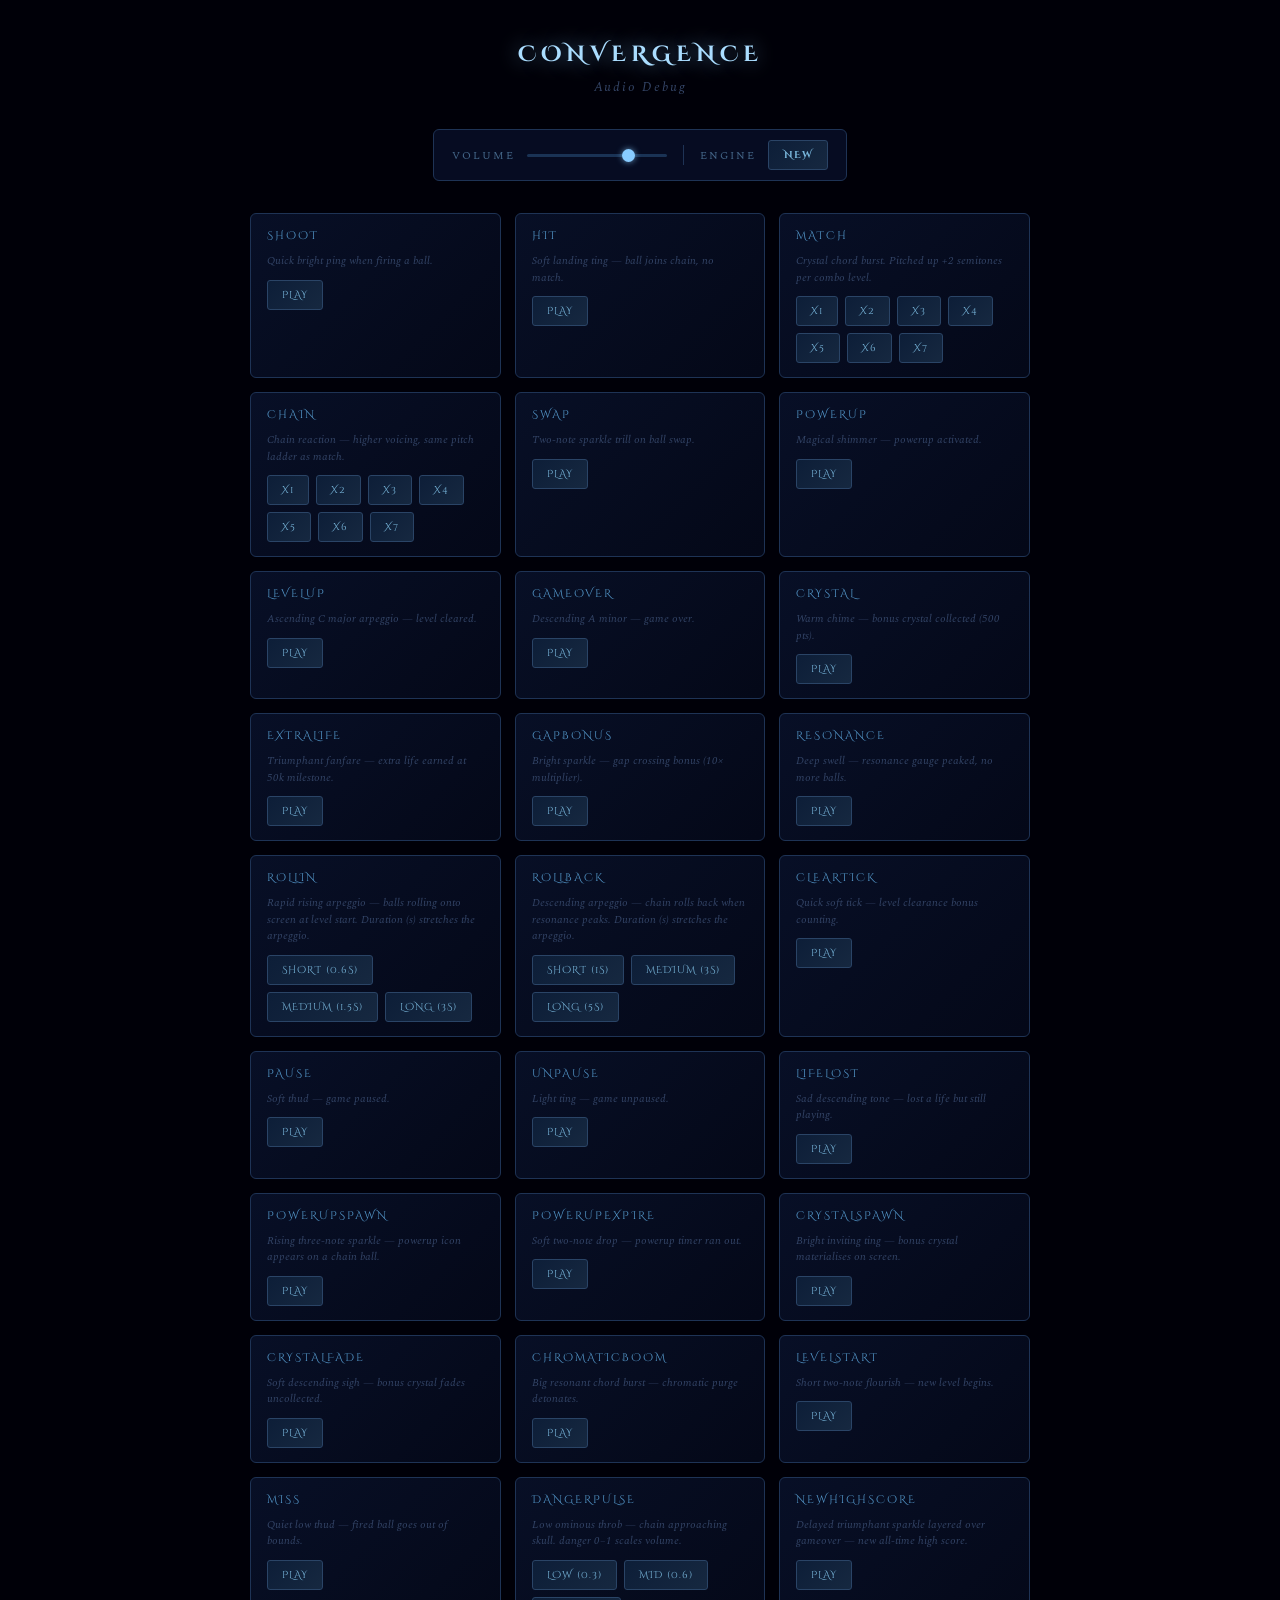
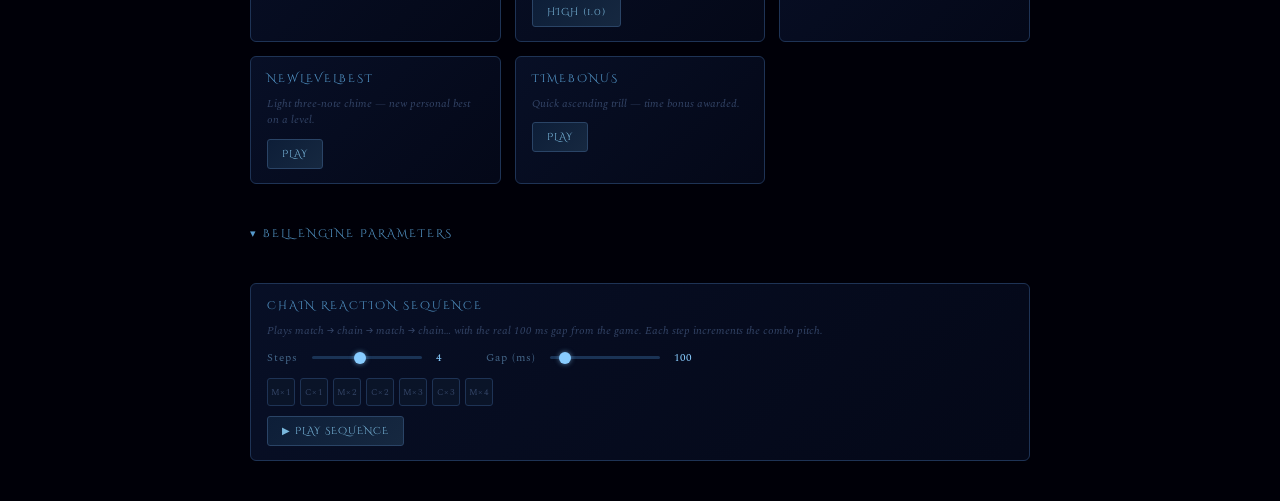
<file: debug-audio.html>
<!DOCTYPE html>
<html lang="en">
<head>
<meta charset="UTF-8">
<title>Audio Debug — Convergence</title>
<style>
@import url('https://fonts.googleapis.com/css2?family=Cinzel+Decorative:wght@400;700&family=Spectral:ital,wght@0,400;1,400&display=swap');

* { box-sizing: border-box; margin: 0; padding: 0; }

body {
  background: #000008;
  color: #88ccff;
  font-family: 'Spectral', serif;
  min-height: 100vh;
  display: flex;
  flex-direction: column;
  align-items: center;
  padding: 40px 24px;
  gap: 32px;
}

h1 {
  font-family: 'Cinzel Decorative', serif;
  font-size: 22px;
  letter-spacing: 5px;
  color: #aaddff;
  text-shadow: 0 0 20px rgba(136,204,255,0.6);
}

.subtitle {
  font-style: italic;
  color: #334466;
  font-size: 13px;
  letter-spacing: 2px;
  margin-top: -24px;
}

/* ── Volume bar ── */
#vol-row {
  display: flex;
  align-items: center;
  gap: 12px;
  background: rgba(8,16,40,0.8);
  border: 1px solid #1e3355;
  border-radius: 6px;
  padding: 10px 18px;
}

#vol-row label { font-size: 11px; letter-spacing: 2px; color: #446688; text-transform: uppercase; }

#vol-slider {
  -webkit-appearance: none;
  width: 140px; height: 3px;
  background: #1a3355; border-radius: 2px; outline: none; cursor: pointer;
}
#vol-slider::-webkit-slider-thumb {
  -webkit-appearance: none;
  width: 13px; height: 13px; border-radius: 50%;
  background: #88ccff; cursor: pointer;
  box-shadow: 0 0 6px rgba(136,204,255,0.7);
}

/* ── Sound grid ── */
.grid {
  display: grid;
  grid-template-columns: repeat(auto-fill, minmax(220px, 1fr));
  gap: 14px;
  width: 100%;
  max-width: 780px;
}

.card {
  background: linear-gradient(135deg, rgba(8,16,40,0.95), rgba(4,8,24,0.98));
  border: 1px solid #1e3355;
  border-radius: 6px;
  padding: 14px 16px;
  display: flex;
  flex-direction: column;
  gap: 10px;
}

.card-title {
  font-family: 'Cinzel Decorative', serif;
  font-size: 11px;
  letter-spacing: 2px;
  color: #5599cc;
  text-transform: uppercase;
}

.card-desc {
  font-style: italic;
  font-size: 11px;
  color: #334466;
  line-height: 1.5;
}

.btn-row { display: flex; flex-wrap: wrap; gap: 7px; }

button {
  font-family: 'Cinzel Decorative', serif;
  background: linear-gradient(135deg, #0d1e38, #162840);
  color: #7ab8dd;
  border: 1px solid #2a4466;
  padding: 7px 14px;
  font-size: 10px;
  letter-spacing: 1px;
  cursor: pointer;
  border-radius: 3px;
  transition: all 0.15s;
  text-transform: uppercase;
}
button:hover {
  background: linear-gradient(135deg, #162840, #1e3a58);
  color: #aaddff;
  box-shadow: 0 0 10px rgba(136,204,255,0.25);
}
button:active {
  transform: scale(0.96);
  box-shadow: 0 0 16px rgba(136,204,255,0.4);
}
button.flash {
  border-color: #66aadd;
  color: #ffffff;
  box-shadow: 0 0 18px rgba(136,204,255,0.6);
}

/* combo buttons */
.combo-btn { min-width: 38px; text-align: center; }

/* A/B engine toggle */
#ab-btn { font-weight: 700; }

/* ── Tweaker panel ── */
.tweaker { width: 100%; max-width: 780px; }

.tweaker-toggle {
  font-family: 'Cinzel Decorative', serif;
  font-size: 11px;
  letter-spacing: 2px;
  color: #5599cc;
  text-transform: uppercase;
  cursor: pointer;
  user-select: none;
  padding: 10px 0;
}
.tweaker-toggle:hover { color: #aaddff; }

.tweaker-body { display: none; }
.tweaker-body.open { display: block; }

.partial-row {
  display: grid;
  grid-template-columns: 28px 1fr 1fr 1fr 1fr;
  gap: 8px;
  align-items: center;
  padding: 4px 0;
  border-bottom: 1px solid #0d1a2e;
}

.partial-row .idx {
  font-size: 10px; color: #334466; text-align: center;
}

.param-group {
  display: grid;
  grid-template-columns: repeat(auto-fill, minmax(200px, 1fr));
  gap: 10px;
  margin: 12px 0;
}

.param-item {
  display: flex;
  align-items: center;
  gap: 8px;
}

.param-item label {
  font-size: 10px; letter-spacing: 1px; color: #446688;
  text-transform: uppercase; min-width: 70px;
}

.param-item input[type=range] {
  -webkit-appearance: none; appearance: none;
  flex: 1; height: 3px;
  background: #1a3355; border-radius: 2px; outline: none; cursor: pointer;
}
.param-item input[type=range]::-webkit-slider-thumb {
  -webkit-appearance: none;
  width: 10px; height: 10px; border-radius: 50%;
  background: #88ccff; cursor: pointer;
  box-shadow: 0 0 4px rgba(136,204,255,0.5);
}

.param-item .val {
  font-size: 10px; color: #88ccff; min-width: 36px; text-align: right;
}

.partial-header {
  display: grid;
  grid-template-columns: 28px 1fr 1fr 1fr 1fr;
  gap: 8px;
  padding: 6px 0 2px;
}

.partial-header span {
  font-size: 9px; letter-spacing: 1px; color: #334466;
  text-transform: uppercase; text-align: center;
}

.section-label {
  font-size: 10px; letter-spacing: 2px; color: #446688;
  text-transform: uppercase; margin: 16px 0 6px; padding-top: 10px;
  border-top: 1px solid #1e3355;
}

#config-output {
  background: #050c18;
  border: 1px solid #1e3355;
  border-radius: 4px;
  color: #7ab8dd;
  font-family: monospace;
  font-size: 11px;
  width: 100%;
  min-height: 120px;
  padding: 10px;
  resize: vertical;
  display: none;
  margin-top: 8px;
}

.tweaker .btn-row { margin-top: 10px; }

/* ── Sequence card ── */
.card.wide {
  grid-column: 1 / -1;
}

.seq-controls {
  display: flex;
  flex-wrap: wrap;
  align-items: center;
  gap: 14px;
}

.seq-controls label { font-size: 11px; letter-spacing: 1px; color: #446688; }

.seq-controls input[type=range] {
  -webkit-appearance: none;
  appearance: none;
  width: 110px; height: 3px;
  background: #1a3355; border-radius: 2px; outline: none; cursor: pointer;
}
.seq-controls input[type=range]::-webkit-slider-thumb {
  -webkit-appearance: none;
  width: 12px; height: 12px; border-radius: 50%;
  background: #88ccff; cursor: pointer;
  box-shadow: 0 0 5px rgba(136,204,255,0.6);
}

#seq-steps-val, #seq-gap-val { color: #88ccff; font-size: 11px; min-width: 28px; }

.seq-step-indicator {
  display: flex;
  flex-wrap: wrap;
  gap: 5px;
  margin-top: 2px;
}

.seq-dot {
  width: 28px; height: 28px;
  border-radius: 3px;
  border: 1px solid #1e3355;
  background: #0a1428;
  display: flex; align-items: center; justify-content: center;
  font-size: 9px; letter-spacing: 0.5px; color: #334466;
  transition: all 0.1s;
}
.seq-dot.active-match { border-color: #88ccff; color: #aaddff; background: #0d1e3a; box-shadow: 0 0 8px rgba(136,204,255,0.4); }
.seq-dot.active-chain { border-color: #cc88ff; color: #cc88ff; background: #150d28; box-shadow: 0 0 8px rgba(204,136,255,0.4); }
</style>
</head>
<body>

<h1>CONVERGENCE</h1>
<div class="subtitle">Audio Debug</div>

<div id="vol-row">
  <label>Volume</label>
  <input type="range" id="vol-slider" min="0" max="100" value="75"
    oninput="masterGain && (masterGain.gain.value = this.value / 100)">
  <div style="width:1px;height:20px;background:#1e3355;margin:0 4px"></div>
  <label>Engine</label>
  <button id="ab-btn" onclick="toggleEngine()" style="min-width:60px">NEW</button>
</div>

<div class="grid" id="grid"></div>

<div class="tweaker" id="tweaker">
  <div class="tweaker-toggle" onclick="document.getElementById('tweaker-body').classList.toggle('open')">
    &#9662; Bell Engine Parameters
  </div>
  <div class="tweaker-body" id="tweaker-body">
    <div class="card">
      <div class="section-label">Partials</div>
      <div class="partial-header">
        <span>#</span><span>Ratio</span><span>Amp</span><span>Decay</span><span>Pan</span>
      </div>
      <div id="partial-rows"></div>

      <div class="section-label">Envelope</div>
      <div class="param-group" id="env-params"></div>

      <div class="section-label">Strike Transient</div>
      <div class="param-group" id="strike-params"></div>

      <div class="section-label">Chorus</div>
      <div class="param-group" id="chorus-params"></div>

      <div class="section-label">Presets</div>
      <div class="btn-row" id="preset-btns"></div>

      <div class="section-label">Test / Export</div>
      <div class="btn-row">
        <button onclick="playSound('match', 1)">Test Match</button>
        <button onclick="playSound('shoot')">Test Shoot</button>
        <button onclick="playSound('levelup')">Test Level Up</button>
        <button onclick="playSound('gameover')">Test Game Over</button>
        <button onclick="copyConfig()">Copy Config</button>
        <button onclick="resetConfig()">Reset</button>
      </div>
      <textarea id="config-output" readonly></textarea>
    </div>
  </div>
</div>

<div class="grid" style="max-width:780px;width:100%">
  <div class="card wide" id="seq-card">
    <div class="card-title">Chain Reaction Sequence</div>
    <div class="card-desc">Plays match → chain → match → chain… with the real 100 ms gap from the game. Each step increments the combo pitch.</div>
    <div class="seq-controls">
      <label>Steps</label>
      <input type="range" id="seq-steps" min="1" max="8" value="4"
        oninput="document.getElementById('seq-steps-val').textContent = this.value; buildDots();">
      <span id="seq-steps-val">4</span>
      <label style="margin-left:8px">Gap (ms)</label>
      <input type="range" id="seq-gap" min="50" max="600" value="100" step="10"
        oninput="document.getElementById('seq-gap-val').textContent = this.value;">
      <span id="seq-gap-val">100</span>
    </div>
    <div class="seq-step-indicator" id="seq-dots"></div>
    <div class="btn-row">
      <button id="seq-play-btn" onclick="playSequence()">▶ Play Sequence</button>
    </div>
  </div>
</div>

<script src="audio.js"></script>
<script>
// ── A/B toggle: old engine config ──
const OLD_CONFIG = {
  partials: [
    { ratio: 1.000, amp: 1.00, decay: 1.00, pan: 0 },
    { ratio: 2.756, amp: 0.38, decay: 0.72, pan: 0 },
    { ratio: 5.404, amp: 0.16, decay: 0.52, pan: 0 },
    { ratio: 8.933, amp: 0.07, decay: 0.38, pan: 0 },
  ],
  envelope: { attackTime: 0.001, sustainLevel: 0.01, sustainPoint: 0.99 },
  strike:   { minDuration: 9999, freqMult: 2.5, maxFreq: 11000, Q: 1.8, gain: 0, duration: 0.04 },
  chorus:   { detuneCents: 0 },
};

let usingNew = true;

function applyConfig(cfg) {
  BELL_CONFIG.partials = JSON.parse(JSON.stringify(cfg.partials));
  Object.assign(BELL_CONFIG.envelope, cfg.envelope);
  Object.assign(BELL_CONFIG.strike, cfg.strike);
  Object.assign(BELL_CONFIG.chorus, cfg.chorus);
}

function toggleEngine() {
  usingNew = !usingNew;
  applyConfig(usingNew ? DEFAULT_CONFIG : OLD_CONFIG);
  // Refresh tweaker sliders to reflect current config
  if (typeof buildPartialRows === 'function') {
    buildPartialRows(); buildEnvParams(); buildStrikeParams(); buildChorusParams();
  }
  const btn = document.getElementById('ab-btn');
  btn.textContent = usingNew ? 'NEW' : 'OLD';
  btn.style.borderColor = usingNew ? '#2a4466' : '#664422';
  btn.style.color = usingNew ? '#7ab8dd' : '#ddaa77';
}

const SOUND_DEFS = [
  {
    name: 'shoot',
    desc: 'Quick bright ping when firing a ball.',
    buttons: [{ label: 'Play', args: [] }],
  },
  {
    name: 'hit',
    desc: 'Soft landing ting — ball joins chain, no match.',
    buttons: [{ label: 'Play', args: [] }],
  },
  {
    name: 'match',
    desc: 'Crystal chord burst. Pitched up +2 semitones per combo level.',
    buttons: [1,2,3,4,5,6,7].map(n => ({ label: 'x' + n, args: [n] })),
  },
  {
    name: 'chain',
    desc: 'Chain reaction — higher voicing, same pitch ladder as match.',
    buttons: [1,2,3,4,5,6,7].map(n => ({ label: 'x' + n, args: [n] })),
  },
  {
    name: 'swap',
    desc: 'Two-note sparkle trill on ball swap.',
    buttons: [{ label: 'Play', args: [] }],
  },
  {
    name: 'powerup',
    desc: 'Magical shimmer — powerup activated.',
    buttons: [{ label: 'Play', args: [] }],
  },
  {
    name: 'levelup',
    desc: 'Ascending C major arpeggio — level cleared.',
    buttons: [{ label: 'Play', args: [] }],
  },
  {
    name: 'gameover',
    desc: 'Descending A minor — game over.',
    buttons: [{ label: 'Play', args: [] }],
  },
  {
    name: 'crystal',
    desc: 'Warm chime — bonus crystal collected (500 pts).',
    buttons: [{ label: 'Play', args: [] }],
  },
  {
    name: 'extralife',
    desc: 'Triumphant fanfare — extra life earned at 50k milestone.',
    buttons: [{ label: 'Play', args: [] }],
  },
  {
    name: 'gapbonus',
    desc: 'Bright sparkle — gap crossing bonus (10× multiplier).',
    buttons: [{ label: 'Play', args: [] }],
  },
  {
    name: 'resonance',
    desc: 'Deep swell — resonance gauge peaked, no more balls.',
    buttons: [{ label: 'Play', args: [] }],
  },
  {
    name: 'rollin',
    desc: 'Rapid rising arpeggio — balls rolling onto screen at level start. Duration (s) stretches the arpeggio.',
    buttons: [
      { label: 'Short (0.6s)', args: [0.6] },
      { label: 'Medium (1.5s)', args: [1.5] },
      { label: 'Long (3s)', args: [3.0] },
    ],
  },
  {
    name: 'rollback',
    desc: 'Descending arpeggio — chain rolls back when resonance peaks. Duration (s) stretches the arpeggio.',
    buttons: [
      { label: 'Short (1s)', args: [1.0] },
      { label: 'Medium (3s)', args: [3.0] },
      { label: 'Long (5s)', args: [5.0] },
    ],
  },
  {
    name: 'cleartick',
    desc: 'Quick soft tick — level clearance bonus counting.',
    buttons: [{ label: 'Play', args: [] }],
  },
  {
    name: 'pause',
    desc: 'Soft thud — game paused.',
    buttons: [{ label: 'Play', args: [] }],
  },
  {
    name: 'unpause',
    desc: 'Light ting — game unpaused.',
    buttons: [{ label: 'Play', args: [] }],
  },
  {
    name: 'lifelost',
    desc: 'Sad descending tone — lost a life but still playing.',
    buttons: [{ label: 'Play', args: [] }],
  },
  {
    name: 'powerupspawn',
    desc: 'Rising three-note sparkle — powerup icon appears on a chain ball.',
    buttons: [{ label: 'Play', args: [] }],
  },
  {
    name: 'powerupexpire',
    desc: 'Soft two-note drop — powerup timer ran out.',
    buttons: [{ label: 'Play', args: [] }],
  },
  {
    name: 'crystalspawn',
    desc: 'Bright inviting ting — bonus crystal materialises on screen.',
    buttons: [{ label: 'Play', args: [] }],
  },
  {
    name: 'crystalfade',
    desc: 'Soft descending sigh — bonus crystal fades uncollected.',
    buttons: [{ label: 'Play', args: [] }],
  },
  {
    name: 'chromaticboom',
    desc: 'Big resonant chord burst — chromatic purge detonates.',
    buttons: [{ label: 'Play', args: [] }],
  },
  {
    name: 'levelstart',
    desc: 'Short two-note flourish — new level begins.',
    buttons: [{ label: 'Play', args: [] }],
  },
  {
    name: 'miss',
    desc: 'Quiet low thud — fired ball goes out of bounds.',
    buttons: [{ label: 'Play', args: [] }],
  },
  {
    name: 'dangerpulse',
    desc: 'Low ominous throb — chain approaching skull. danger 0–1 scales volume.',
    buttons: [
      { label: 'Low (0.3)',  args: [0.3] },
      { label: 'Mid (0.6)',  args: [0.6] },
      { label: 'High (1.0)', args: [1.0] },
    ],
  },
  {
    name: 'newhighscore',
    desc: 'Delayed triumphant sparkle layered over gameover — new all-time high score.',
    buttons: [{ label: 'Play', args: [] }],
  },
  {
    name: 'newlevelbest',
    desc: 'Light three-note chime — new personal best on a level.',
    buttons: [{ label: 'Play', args: [] }],
  },
  {
    name: 'timebonus',
    desc: 'Quick ascending trill — time bonus awarded.',
    buttons: [{ label: 'Play', args: [] }],
  },
];

function flash(btn) {
  btn.classList.add('flash');
  setTimeout(() => btn.classList.remove('flash'), 300);
}

const grid = document.getElementById('grid');

for (const def of SOUND_DEFS) {
  const card = document.createElement('div');
  card.className = 'card';

  const title = document.createElement('div');
  title.className = 'card-title';
  title.textContent = def.name;

  const desc = document.createElement('div');
  desc.className = 'card-desc';
  desc.textContent = def.desc;

  const btnRow = document.createElement('div');
  btnRow.className = 'btn-row';

  for (const b of def.buttons) {
    const btn = document.createElement('button');
    btn.textContent = b.label;
    if (def.buttons.length > 1) btn.className = 'combo-btn';
    btn.onclick = () => { playSound(def.name, ...b.args); flash(btn); };
    btnRow.appendChild(btn);
  }

  card.append(title, desc, btnRow);
  grid.appendChild(card);
}

// ── Chain Reaction Sequence ──

function buildDots() {
  const steps = +document.getElementById('seq-steps').value;
  const container = document.getElementById('seq-dots');
  container.innerHTML = '';
  // Each step = match then chain (except last step has no trailing chain)
  for (let i = 1; i <= steps; i++) {
    const m = document.createElement('div');
    m.className = 'seq-dot';
    m.id = 'dot-match-' + i;
    m.textContent = 'M×' + i;
    container.appendChild(m);
    if (i < steps) {
      const c = document.createElement('div');
      c.className = 'seq-dot';
      c.id = 'dot-chain-' + i;
      c.textContent = 'C×' + i;
      container.appendChild(c);
    }
  }
}

let seqRunning = false;

function playSequence() {
  if (seqRunning) return;
  seqRunning = true;
  const btn = document.getElementById('seq-play-btn');
  btn.disabled = true;

  const steps = +document.getElementById('seq-steps').value;
  const gap   = +document.getElementById('seq-gap').value;

  // Build the event timeline:
  // match(1) at 0, chain(1) at gap, match(2) at gap*2, chain(2) at gap*3, …
  const events = [];
  for (let i = 1; i <= steps; i++) {
    events.push({ type: 'match', combo: i, t: (i - 1) * 2 * gap });
    if (i < steps) {
      events.push({ type: 'chain', combo: i, t: (i - 1) * 2 * gap + gap });
    }
  }

  // Reset dots
  document.querySelectorAll('.seq-dot').forEach(d => d.classList.remove('active-match', 'active-chain'));

  events.forEach(ev => {
    setTimeout(() => {
      playSound(ev.type, ev.combo);
      const dot = document.getElementById('dot-' + ev.type + '-' + ev.combo);
      if (dot) {
        dot.classList.add(ev.type === 'match' ? 'active-match' : 'active-chain');
        setTimeout(() => dot.classList.remove('active-match', 'active-chain'), gap * 0.8);
      }
    }, ev.t);
  });

  const totalDuration = events[events.length - 1].t + 800;
  setTimeout(() => {
    seqRunning = false;
    btn.disabled = false;
  }, totalDuration);
}

buildDots();

// ── Bell Engine Tweaker ──

// Deep-copy the initial config so we can reset
const DEFAULT_CONFIG = JSON.parse(JSON.stringify(BELL_CONFIG));

function makeSlider(container, label, value, min, max, step, onChange) {
  const item = document.createElement('div');
  item.className = 'param-item';

  const lbl = document.createElement('label');
  lbl.textContent = label;

  const inp = document.createElement('input');
  inp.type = 'range';
  inp.min = min; inp.max = max; inp.step = step;
  inp.value = value;

  const val = document.createElement('span');
  val.className = 'val';
  val.textContent = Number(value).toFixed(step < 0.01 ? 3 : 2);

  inp.oninput = () => {
    const v = parseFloat(inp.value);
    val.textContent = v.toFixed(step < 0.01 ? 3 : 2);
    onChange(v);
  };

  item.append(lbl, inp, val);
  container.appendChild(item);
  return inp;
}

function buildPartialRows() {
  const container = document.getElementById('partial-rows');
  container.innerHTML = '';
  BELL_CONFIG.partials.forEach((p, i) => {
    const row = document.createElement('div');
    row.className = 'partial-row';

    const idx = document.createElement('span');
    idx.className = 'idx';
    idx.textContent = i + 1;
    row.appendChild(idx);

    // Ratio
    const r = document.createElement('div');
    makeSlider(r, '', p.ratio, 0.1, 12, 0.001, v => { BELL_CONFIG.partials[i].ratio = v; });
    row.appendChild(r);

    // Amp
    const a = document.createElement('div');
    makeSlider(a, '', p.amp, 0, 1, 0.01, v => { BELL_CONFIG.partials[i].amp = v; });
    row.appendChild(a);

    // Decay
    const d = document.createElement('div');
    makeSlider(d, '', p.decay, 0.05, 2, 0.01, v => { BELL_CONFIG.partials[i].decay = v; });
    row.appendChild(d);

    // Pan
    const pn = document.createElement('div');
    makeSlider(pn, '', p.pan, -1, 1, 0.01, v => { BELL_CONFIG.partials[i].pan = v; });
    row.appendChild(pn);

    container.appendChild(row);
  });
}

function buildEnvParams() {
  const c = document.getElementById('env-params');
  c.innerHTML = '';
  const e = BELL_CONFIG.envelope;
  makeSlider(c, 'Attack', e.attackTime, 0.001, 0.05, 0.001, v => { e.attackTime = v; });
  makeSlider(c, 'Sustain Lvl', e.sustainLevel, 0.05, 0.9, 0.01, v => { e.sustainLevel = v; });
  makeSlider(c, 'Sustain Pt', e.sustainPoint, 0.1, 0.8, 0.01, v => { e.sustainPoint = v; });
}

function buildStrikeParams() {
  const c = document.getElementById('strike-params');
  c.innerHTML = '';
  const s = BELL_CONFIG.strike;
  makeSlider(c, 'Gain', s.gain, 0, 0.5, 0.01, v => { s.gain = v; });
  makeSlider(c, 'Freq Mult', s.freqMult, 0.5, 6, 0.1, v => { s.freqMult = v; });
  makeSlider(c, 'Q', s.Q, 0.3, 8, 0.1, v => { s.Q = v; });
  makeSlider(c, 'Duration', s.duration, 0.005, 0.12, 0.005, v => { s.duration = v; });
}

function buildChorusParams() {
  const c = document.getElementById('chorus-params');
  c.innerHTML = '';
  makeSlider(c, 'Detune ¢', BELL_CONFIG.chorus.detuneCents, 0, 20, 0.5,
    v => { BELL_CONFIG.chorus.detuneCents = v; });
}

function copyConfig() {
  const cfg = BELL_CONFIG;
  const pad = (n, d = 2) => n.toFixed(d).padStart(d + 3);
  let s = 'const BELL_CONFIG = {\n  partials: [\n';
  for (const p of cfg.partials) {
    s += `    { ratio: ${pad(p.ratio, 3)}, amp: ${pad(p.amp)}, decay: ${pad(p.decay)}, pan: ${pad(p.pan)} },\n`;
  }
  s += '  ],\n  envelope: {\n';
  s += `    attackTime:   ${cfg.envelope.attackTime},\n`;
  s += `    sustainLevel: ${cfg.envelope.sustainLevel},\n`;
  s += `    sustainPoint: ${cfg.envelope.sustainPoint},\n`;
  s += '  },\n  strike: {\n';
  s += `    minDuration: ${cfg.strike.minDuration},\n`;
  s += `    freqMult:    ${cfg.strike.freqMult},\n`;
  s += `    maxFreq:     ${cfg.strike.maxFreq},\n`;
  s += `    Q:           ${cfg.strike.Q},\n`;
  s += `    gain:        ${cfg.strike.gain},\n`;
  s += `    duration:    ${cfg.strike.duration},\n`;
  s += '  },\n  chorus: {\n';
  s += `    detuneCents: ${cfg.chorus.detuneCents},\n`;
  s += '  },\n};\n';

  const ta = document.getElementById('config-output');
  ta.value = s;
  ta.style.display = 'block';
  ta.select();
  navigator.clipboard.writeText(s).catch(() => {});
}

function resetConfig() {
  Object.assign(BELL_CONFIG, JSON.parse(JSON.stringify(DEFAULT_CONFIG)));
  buildPartialRows();
  buildEnvParams();
  buildStrikeParams();
  buildChorusParams();
  document.getElementById('config-output').style.display = 'none';
}

// ── Presets ──

const PRESETS = {
  'Crystal (default)': DEFAULT_CONFIG,

  // Warm, woody, fundamental-heavy with fast upper decay — like a marimba
  'Marimba': {
    partials: [
      { ratio: 0.500, amp: 0.10, decay: 0.60, pan:  0.00 },
      { ratio: 1.000, amp: 0.70, decay: 1.00, pan:  0.00 },
      { ratio: 2.000, amp: 0.15, decay: 0.35, pan:  0.10 },
      { ratio: 3.000, amp: 0.06, decay: 0.20, pan: -0.12 },
      { ratio: 4.000, amp: 0.03, decay: 0.12, pan:  0.15 },
    ],
    envelope: { attackTime: 0.002, sustainLevel: 0.08, sustainPoint: 0.20 },
    strike:   { minDuration: 0.04, freqMult: 4.0, maxFreq: 14000, Q: 0.8, gain: 0.30, duration: 0.015 },
    chorus:   { detuneCents: 1 },
  },

  // Dense inharmonic partials, long sustain, shimmering beating — Javanese gamelan
  'Gamelan': {
    partials: [
      { ratio: 1.000, amp: 0.55, decay: 1.20, pan:  0.00 },
      { ratio: 1.520, amp: 0.40, decay: 1.10, pan:  0.25 },
      { ratio: 2.320, amp: 0.30, decay: 0.90, pan: -0.30 },
      { ratio: 3.110, amp: 0.22, decay: 0.75, pan:  0.35 },
      { ratio: 3.870, amp: 0.14, decay: 0.60, pan: -0.40 },
      { ratio: 5.180, amp: 0.08, decay: 0.45, pan:  0.45 },
      { ratio: 6.720, amp: 0.05, decay: 0.35, pan: -0.50 },
    ],
    envelope: { attackTime: 0.002, sustainLevel: 0.50, sustainPoint: 0.40 },
    strike:   { minDuration: 0.06, freqMult: 3.0, maxFreq: 9000, Q: 2.5, gain: 0.22, duration: 0.025 },
    chorus:   { detuneCents: 5 },
  },

  // Bright, glassy, high partials dominant — like striking a wine glass
  'Glass': {
    partials: [
      { ratio: 1.000, amp: 0.30, decay: 1.30, pan:  0.00 },
      { ratio: 2.000, amp: 0.50, decay: 1.10, pan:  0.15 },
      { ratio: 3.010, amp: 0.35, decay: 0.90, pan: -0.20 },
      { ratio: 4.020, amp: 0.25, decay: 0.75, pan:  0.30 },
      { ratio: 5.040, amp: 0.18, decay: 0.60, pan: -0.35 },
      { ratio: 7.060, amp: 0.10, decay: 0.45, pan:  0.40 },
      { ratio: 9.080, amp: 0.06, decay: 0.35, pan: -0.45 },
    ],
    envelope: { attackTime: 0.004, sustainLevel: 0.45, sustainPoint: 0.35 },
    strike:   { minDuration: 0.08, freqMult: 5.0, maxFreq: 14000, Q: 3.5, gain: 0.10, duration: 0.020 },
    chorus:   { detuneCents: 4 },
  },

  // Slow attack, wide chorus, dreamy sustain — ambient pad feel
  'Ethereal': {
    partials: [
      { ratio: 0.500, amp: 0.35, decay: 1.40, pan: -0.15 },
      { ratio: 1.000, amp: 0.50, decay: 1.30, pan:  0.00 },
      { ratio: 1.500, amp: 0.30, decay: 1.15, pan:  0.20 },
      { ratio: 2.000, amp: 0.25, decay: 1.00, pan: -0.25 },
      { ratio: 3.000, amp: 0.12, decay: 0.80, pan:  0.35 },
      { ratio: 5.000, amp: 0.05, decay: 0.50, pan: -0.40 },
    ],
    envelope: { attackTime: 0.040, sustainLevel: 0.60, sustainPoint: 0.50 },
    strike:   { minDuration: 9999, freqMult: 2.5, maxFreq: 11000, Q: 1.8, gain: 0, duration: 0.04 },
    chorus:   { detuneCents: 12 },
  },

  // Tight pluck, strong strike, fast decay — like a kalimba / thumb piano
  'Kalimba': {
    partials: [
      { ratio: 1.000, amp: 0.65, decay: 0.80, pan:  0.00 },
      { ratio: 2.000, amp: 0.20, decay: 0.40, pan:  0.12 },
      { ratio: 3.000, amp: 0.08, decay: 0.25, pan: -0.15 },
      { ratio: 5.330, amp: 0.04, decay: 0.18, pan:  0.20 },
    ],
    envelope: { attackTime: 0.001, sustainLevel: 0.15, sustainPoint: 0.15 },
    strike:   { minDuration: 0.03, freqMult: 3.5, maxFreq: 14000, Q: 1.2, gain: 0.35, duration: 0.010 },
    chorus:   { detuneCents: 2 },
  },

  // Heavy sub, deep resonance, slow decay — cathedral bell
  'Cathedral': {
    partials: [
      { ratio: 0.250, amp: 0.20, decay: 1.50, pan:  0.00 },
      { ratio: 0.500, amp: 0.45, decay: 1.40, pan: -0.08 },
      { ratio: 1.000, amp: 0.55, decay: 1.20, pan:  0.00 },
      { ratio: 1.183, amp: 0.20, decay: 1.00, pan:  0.15 },
      { ratio: 2.000, amp: 0.30, decay: 0.85, pan: -0.18 },
      { ratio: 2.756, amp: 0.22, decay: 0.70, pan:  0.22 },
      { ratio: 3.657, amp: 0.12, decay: 0.55, pan: -0.28 },
      { ratio: 5.404, amp: 0.06, decay: 0.40, pan:  0.32 },
      { ratio: 8.933, amp: 0.02, decay: 0.28, pan: -0.38 },
    ],
    envelope: { attackTime: 0.005, sustainLevel: 0.55, sustainPoint: 0.45 },
    strike:   { minDuration: 0.08, freqMult: 1.8, maxFreq: 6000, Q: 1.0, gain: 0.20, duration: 0.050 },
    chorus:   { detuneCents: 4 },
  },

  // Harsh, metallic, lots of high inharmonics — steel drum / oil barrel
  'Steel Drum': {
    partials: [
      { ratio: 1.000, amp: 0.50, decay: 0.70, pan:  0.00 },
      { ratio: 2.400, amp: 0.40, decay: 0.55, pan:  0.20 },
      { ratio: 3.890, amp: 0.30, decay: 0.42, pan: -0.25 },
      { ratio: 4.950, amp: 0.18, decay: 0.35, pan:  0.30 },
      { ratio: 6.280, amp: 0.12, decay: 0.28, pan: -0.35 },
      { ratio: 8.100, amp: 0.06, decay: 0.22, pan:  0.40 },
    ],
    envelope: { attackTime: 0.002, sustainLevel: 0.25, sustainPoint: 0.25 },
    strike:   { minDuration: 0.05, freqMult: 2.0, maxFreq: 10000, Q: 1.5, gain: 0.25, duration: 0.020 },
    chorus:   { detuneCents: 6 },
  },

  // Pure, clean, near-harmonic — like a music box
  'Music Box': {
    partials: [
      { ratio: 1.000, amp: 0.60, decay: 1.00, pan:  0.00 },
      { ratio: 2.000, amp: 0.25, decay: 0.70, pan:  0.10 },
      { ratio: 3.000, amp: 0.10, decay: 0.45, pan: -0.12 },
      { ratio: 4.000, amp: 0.05, decay: 0.30, pan:  0.15 },
    ],
    envelope: { attackTime: 0.001, sustainLevel: 0.20, sustainPoint: 0.20 },
    strike:   { minDuration: 0.04, freqMult: 5.0, maxFreq: 16000, Q: 4.0, gain: 0.28, duration: 0.008 },
    chorus:   { detuneCents: 1.5 },
  },
};

function loadPreset(name) {
  const preset = PRESETS[name];
  if (!preset) return;
  applyConfig(preset);
  buildPartialRows();
  buildEnvParams();
  buildStrikeParams();
  buildChorusParams();
}

// Build preset buttons
const presetContainer = document.getElementById('preset-btns');
for (const name of Object.keys(PRESETS)) {
  const btn = document.createElement('button');
  btn.textContent = name;
  btn.onclick = () => { loadPreset(name); flash(btn); };
  presetContainer.appendChild(btn);
}

buildPartialRows();
buildEnvParams();
buildStrikeParams();
buildChorusParams();
</script>
</body>
</html>
</file>
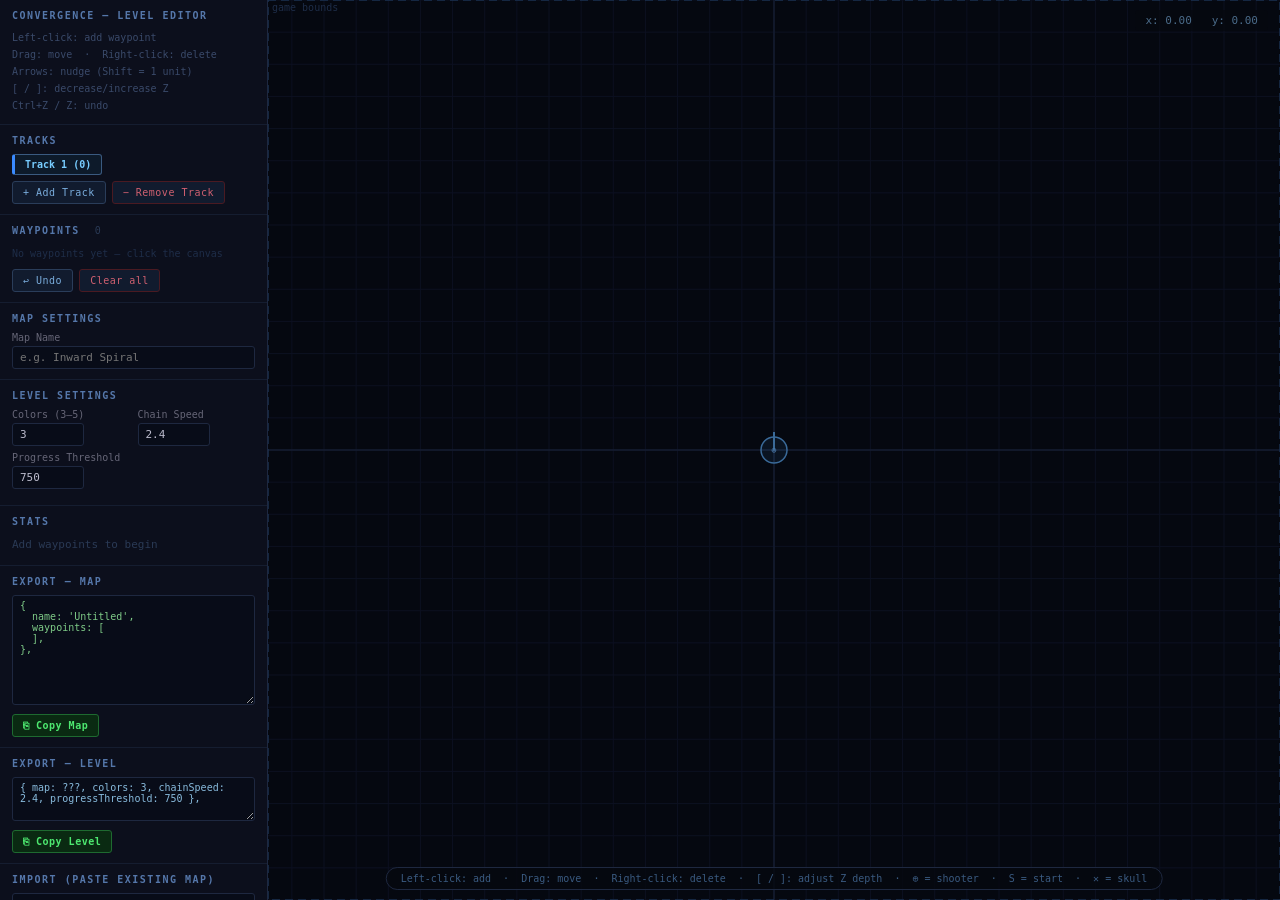
<file: level-editor.html>
<!DOCTYPE html>
<html lang="en">
<head>
<meta charset="UTF-8">
<title>Level Editor — Convergence</title>
<style>
* { box-sizing: border-box; margin: 0; padding: 0; }
body { background: #06080f; color: #ccd; font-family: monospace; display: flex; height: 100vh; overflow: hidden; }

/* ─── SIDEBAR ─── */
#sidebar {
  width: 268px; flex-shrink: 0;
  background: #0c0f1c; border-right: 1px solid #1e2840;
  display: flex; flex-direction: column; overflow-y: auto;
}
.sec { padding: 10px 12px; border-bottom: 1px solid #151d30; }
.sec h3 { font-size: 10px; text-transform: uppercase; letter-spacing: 1.5px; color: #5577aa; margin-bottom: 8px; }

#wp-list { max-height: 180px; overflow-y: auto; }
#wp-list::-webkit-scrollbar { width: 4px; }
#wp-list::-webkit-scrollbar-thumb { background: #223; }
.wp-item {
  display: flex; align-items: center; gap: 6px;
  padding: 3px 2px; cursor: pointer; font-size: 11px; color: #778;
  border-radius: 3px;
}
.wp-item:hover { color: #aac; background: #111828; }
.wp-item.sel { color: #7cf; background: #0d1a2a; }
.wp-num {
  display: inline-flex; align-items: center; justify-content: center;
  width: 17px; height: 17px; border-radius: 50%;
  background: #1a2540; font-size: 9px; flex-shrink: 0;
}
.wp-item.sel .wp-num { background: #1a4060; color: #7cf; }
.tag { font-size: 9px; margin-left: auto; padding: 1px 4px; border-radius: 2px; flex-shrink: 0; }
.tag-start { color: #4c9; background: #0a1e15; }
.tag-end   { color: #f46; background: #200c10; }
.z-badge   { font-size: 9px; padding: 1px 3px; border-radius: 2px; flex-shrink: 0; }

label { font-size: 10px; color: #667; display: block; margin-bottom: 3px; }
input[type=number], input[type=text], textarea, select {
  background: #080c18; border: 1px solid #1e2840; color: #bbc;
  padding: 4px 7px; font-size: 11px; font-family: monospace;
  border-radius: 3px; width: 100%;
  transition: border-color 0.15s;
}
input[type=number]:focus, input[type=text]:focus, textarea:focus { border-color: #3a5a80; outline: none; }
input[type=number] { width: 72px; }
input[type=range] { width: 100%; height: 4px; cursor: pointer; }
.row { display: flex; gap: 8px; align-items: flex-end; margin-bottom: 6px; }
.row > div { flex: 1; }
.hint { font-size: 10px; color: #3a4a6a; line-height: 1.7; }

button {
  background: #111b2e; border: 1px solid #2a3d5a; color: #7aaddd;
  padding: 5px 10px; font-size: 10px; cursor: pointer;
  border-radius: 3px; font-family: monospace; letter-spacing: 0.5px;
  transition: background 0.1s;
}
button:hover { background: #182840; }
button.primary { background: #0a2a12; border-color: #1e6a30; color: #4de870; font-weight: bold; }
button.primary:hover { background: #0e3818; }
button.danger { border-color: #4a1a22; color: #d06070; }
button.danger:hover { background: #1e0a10; }
.btn-row { display: flex; gap: 6px; margin-top: 6px; }

#stats { font-size: 11px; color: #667; line-height: 1.8; }
#stats b { color: #88bbdd; }
#output-map { resize: vertical; font-size: 10px; height: 110px; color: #7fcc88; }
#output-level { resize: vertical; font-size: 10px; height: 44px; color: #88bbdd; }

/* depth slider track colors */
#wp-z-slider { accent-color: #aa7733; }

/* z axis labels */
.z-axis-labels { display: flex; justify-content: space-between; font-size: 9px; color: #2a3a55; margin-top: 3px; }

/* ─── TRACK TABS ─── */
#track-tabs { display: flex; gap: 4px; flex-wrap: wrap; margin-bottom: 6px; }
.track-tab {
  padding: 4px 10px; font-size: 10px; cursor: pointer;
  border: 1px solid #1e2840; border-radius: 3px;
  background: #080c18; color: #556; font-family: monospace;
  transition: background 0.1s, border-color 0.1s;
}
.track-tab:hover { background: #111828; }
.track-tab.active { background: #0d1a2a; border-color: #3a5a80; color: #7cf; font-weight: bold; }
.track-tab.t0 { border-left: 3px solid #3a8aff; }
.track-tab.t1 { border-left: 3px solid #ff6a3a; }
.track-tab.t2 { border-left: 3px solid #3aff8a; }
.track-tab.t3 { border-left: 3px solid #ff3aff; }

/* ─── CANVAS AREA ─── */
#canvas-wrap { flex: 1; position: relative; overflow: hidden; }
canvas { display: block; width: 100%; height: 100%; }
#info-bar {
  position: absolute; bottom: 10px; left: 50%; transform: translateX(-50%);
  background: rgba(6,8,15,0.80); border: 1px solid #1e2840;
  padding: 5px 14px; font-size: 10px; color: #3a5a80;
  border-radius: 20px; pointer-events: none; white-space: nowrap;
}
#coords {
  position: absolute; top: 10px; right: 12px;
  background: rgba(6,8,15,0.75); padding: 4px 10px;
  font-size: 11px; color: #4a6a88; border-radius: 4px; pointer-events: none;
}
</style>
</head>
<body>

<div id="sidebar">

  <div class="sec">
    <h3>Convergence — Level Editor</h3>
    <div class="hint">
      Left-click: add waypoint<br>
      Drag: move &nbsp;·&nbsp; Right-click: delete<br>
      Arrows: nudge (Shift = 1 unit)<br>
      [ / ]: decrease/increase Z<br>
      Ctrl+Z / Z: undo
    </div>
  </div>

  <div class="sec">
    <h3>Tracks</h3>
    <div id="track-tabs"></div>
    <div class="btn-row">
      <button onclick="addTrack()">+ Add Track</button>
      <button class="danger" onclick="removeTrack()">− Remove Track</button>
    </div>
  </div>

  <div class="sec">
    <h3>Waypoints &nbsp;<span id="wp-count" style="color:#2a3a55;font-weight:normal;letter-spacing:0">0</span></h3>
    <div id="wp-list"></div>
    <div class="btn-row">
      <button onclick="undoLast()">↩ Undo</button>
      <button class="danger" onclick="clearAll()">Clear all</button>
    </div>
  </div>

  <!-- Selected waypoint detail panel -->
  <div class="sec" id="wp-detail-sec" style="display:none">
    <h3>Waypoint <span id="wp-detail-title">—</span></h3>
    <div class="row" style="margin-bottom:8px">
      <div><label>X</label><input type="number" id="wp-x" step="0.25" oninput="editSelectedXY()"></div>
      <div><label>Y</label><input type="number" id="wp-y" step="0.25" oninput="editSelectedXY()"></div>
    </div>
    <label>Z — depth &nbsp;<span style="color:#2a3a55;font-size:9px">(− behind · + in front)</span></label>
    <div style="display:flex;gap:8px;align-items:center;margin-top:4px">
      <input type="range" id="wp-z-slider" min="-3" max="3" step="0.5" value="0" oninput="syncZFromSlider()" style="flex:1">
      <input type="number" id="wp-z" step="0.5" min="-3" max="3" value="0" oninput="syncZFromInput()" style="width:52px">
    </div>
    <div class="z-axis-labels">
      <span style="color:#7744bb">− behind</span>
      <span>0</span>
      <span style="color:#bb8833">in front +</span>
    </div>
  </div>

  <div class="sec">
    <h3>Map Settings</h3>
    <div><label>Map Name</label>
      <input type="text" id="mapName" placeholder="e.g. Inward Spiral" oninput="updateOutput()">
    </div>
  </div>

  <div class="sec">
    <h3>Level Settings</h3>
    <div class="row">
      <div><label>Colors (3–5)</label><input type="number" id="colors" min="3" max="5" value="3" oninput="updateOutput()"></div>
      <div><label>Chain Speed</label><input type="number" id="chainSpeed" min="0.5" max="10" step="0.1" value="2.4" oninput="updateOutput()"></div>
    </div>
    <div class="row">
      <div style="flex:none"><label>Progress Threshold</label><input type="number" id="threshold" min="50" max="5000" step="50" value="750" oninput="updateOutput()"></div>
    </div>
  </div>

  <div class="sec">
    <h3>Stats</h3>
    <div id="stats">—</div>
  </div>

  <div class="sec">
    <h3>Export — Map</h3>
    <textarea id="output-map" readonly></textarea>
    <div class="btn-row">
      <button class="primary" onclick="copyField('output-map','copy-map-btn')" id="copy-map-btn">⎘ Copy Map</button>
    </div>
  </div>

  <div class="sec">
    <h3>Export — Level</h3>
    <textarea id="output-level" readonly></textarea>
    <div class="btn-row">
      <button class="primary" onclick="copyField('output-level','copy-level-btn')" id="copy-level-btn">⎘ Copy Level</button>
    </div>
  </div>

  <div class="sec">
    <h3>Import (paste existing map)</h3>
    <textarea id="import-area" style="height:64px;resize:vertical" placeholder="Paste a MAPS entry (single or multi-track) here"></textarea>
    <div class="btn-row"><button onclick="importLevel()">Import</button></div>
  </div>

  <div class="sec">
    <h3>Load Example</h3>
    <select id="example-sel" style="margin-bottom:6px">
      <option value="">— select —</option>
      <option value="inwardSpiral">Inward Spiral</option>
      <option value="tightSpiral">Tight Spiral</option>
      <option value="figure8">Figure of Eight</option>
      <option value="paisley">Paisley Scroll</option>
      <option value="wideSweep">Wide Sweep</option>
      <option value="dualHelix">Dual Helix (2 tracks)</option>
    </select>
    <button onclick="loadExample()">Load</button>
  </div>

</div>

<div id="canvas-wrap">
  <canvas id="canvas"></canvas>
  <div id="info-bar">Left-click: add &nbsp;·&nbsp; Drag: move &nbsp;·&nbsp; Right-click: delete &nbsp;·&nbsp; [ / ]: adjust Z depth &nbsp;·&nbsp; ⊕ = shooter &nbsp;·&nbsp; S = start &nbsp;·&nbsp; ✕ = skull</div>
  <div id="coords">x: 0.00 &nbsp; y: 0.00</div>
</div>

<script>
// ─── CONSTANTS ───
const TENSION      = 0.5;
const BALL_RADIUS  = 0.75;
const BALL_SPACING = BALL_RADIUS * 2.05;
const WORLD_H      = 14;
const SNAP         = 0.25;

// ─── STATE ───
let allTracks   = [[]];      // array of waypoint arrays, one per track
let activeTrack = 0;         // which track is being edited
let waypoints   = allTracks[0]; // alias to active track's waypoints
let selectedIdx = -1;
let dragIdx     = -1;
let dragOffX    = 0, dragOffY = 0;
let history     = [];
let mouseWorld  = { x: 0, y: 0 };
let shiftHeld   = false;

const TRACK_COLORS = ['#3a8aff', '#ff6a3a', '#3aff8a', '#ff3aff'];

// ─── CANVAS ───
const canvas = document.getElementById('canvas');
const ctx    = canvas.getContext('2d');
let dpr = 1;

function resize() {
  dpr = window.devicePixelRatio || 1;
  canvas.width  = canvas.offsetWidth  * dpr;
  canvas.height = canvas.offsetHeight * dpr;
  render();
}
window.addEventListener('resize', resize);

// ─── COORDINATE TRANSFORMS ───
function worldW() { return WORLD_H * (canvas.width / canvas.height); }

function w2c(wx, wy) {
  const ww = worldW();
  return {
    x: ((wx + ww)        / (2 * ww))      * canvas.width,
    y: ((WORLD_H - wy)   / (2 * WORLD_H)) * canvas.height
  };
}

function c2w(cx, cy) {
  const ww = worldW();
  return {
    x:  (cx / canvas.width)  * 2 * ww    - ww,
    y:  WORLD_H - (cy / canvas.height) * 2 * WORLD_H
  };
}

function pxPerUnit() { return canvas.height / (2 * WORLD_H); }

// ─── CATMULL-ROM (matches Three.js r128: catmullrom, tension 0.5) ───
function wz(p) { return p.z ?? 0; }

function hermite(p0, p1, p2, p3, t) {
  const t2 = t*t, t3 = t2*t;
  const h00 = 2*t3-3*t2+1, h10 = t3-2*t2+t, h01 = -2*t3+3*t2, h11 = t3-t2;
  const m1x = TENSION*(p2.x-p0.x), m1y = TENSION*(p2.y-p0.y), m1z = TENSION*(wz(p2)-wz(p0));
  const m2x = TENSION*(p3.x-p1.x), m2y = TENSION*(p3.y-p1.y), m2z = TENSION*(wz(p3)-wz(p1));
  return {
    x: h00*p1.x + h10*m1x + h01*p2.x + h11*m2x,
    y: h00*p1.y + h10*m1y + h01*p2.y + h11*m2y,
    z: h00*wz(p1) + h10*m1z + h01*wz(p2) + h11*m2z,
  };
}

function sampleCurve(pts, stepsPerSeg = 40) {
  if (pts.length < 2) return pts.length === 1 ? [{...pts[0], z: wz(pts[0])}] : [];
  const n = pts.length, out = [];
  for (let i = 0; i < n - 1; i++) {
    const p0 = pts[Math.max(0, i-1)], p1 = pts[i];
    const p2 = pts[i+1],              p3 = pts[Math.min(n-1, i+2)];
    for (let j = 0; j < stepsPerSeg; j++) {
      out.push(hermite(p0, p1, p2, p3, j / stepsPerSeg));
    }
  }
  out.push({...pts[n-1], z: wz(pts[n-1])});
  return out;
}

function calcArcLengths(samples) {
  const lens = new Float64Array(samples.length);
  for (let i = 1; i < samples.length; i++) {
    const dx = samples[i].x - samples[i-1].x, dy = samples[i].y - samples[i-1].y;
    lens[i] = lens[i-1] + Math.sqrt(dx*dx + dy*dy);
  }
  return lens;
}

// ─── RENDER ───
function render() {
  const w = canvas.width, h = canvas.height;
  ctx.clearRect(0, 0, w, h);
  ctx.fillStyle = '#050810';
  ctx.fillRect(0, 0, w, h);

  drawGrid(w, h);

  // Draw inactive tracks first (dimmed)
  for (let ti = 0; ti < allTracks.length; ti++) {
    if (ti === activeTrack) continue;
    const tw = allTracks[ti];
    if (tw.length < 2) continue;
    const ts = sampleCurve(tw);
    const tl = calcArcLengths(ts);
    drawPathGlow(ts, TRACK_COLORS[ti], 0.05);
    drawPathColored(ts, TRACK_COLORS[ti], 0.35);
    drawBallMarkers(ts, tl, TRACK_COLORS[ti], 0.08);
    drawSkull(tw[tw.length - 1]);
    drawStartMarker(tw[0]);
  }

  // Draw active track
  const samples = waypoints.length >= 2 ? sampleCurve(waypoints) : null;
  const lens    = samples ? calcArcLengths(samples) : null;
  const pathLen = lens ? lens[lens.length-1] : 0;

  if (samples) {
    drawPathGlow(samples, TRACK_COLORS[activeTrack], 0.10);
    drawPath(samples);
    drawBallMarkers(samples, lens);
    drawSkull(waypoints[waypoints.length-1]);
    drawStartMarker(waypoints[0]);
    updateStats(pathLen);
  } else {
    document.getElementById('stats').innerHTML = waypoints.length === 1
      ? '<span style="color:#2a3a55">Add one more waypoint to see the path</span>'
      : '<span style="color:#2a3a55">Add waypoints to begin</span>';
  }

  drawShooter();
  drawWaypoints();
}

function drawGrid(w, h) {
  const ww = worldW();
  ctx.strokeStyle = '#0c1020';
  ctx.lineWidth = 1;
  for (let x = Math.ceil(-ww); x <= Math.floor(ww); x++) {
    const cx = w2c(x, 0).x;
    ctx.beginPath(); ctx.moveTo(cx, 0); ctx.lineTo(cx, h); ctx.stroke();
  }
  for (let y = Math.ceil(-WORLD_H); y <= Math.floor(WORLD_H); y++) {
    const cy = w2c(0, y).y;
    ctx.beginPath(); ctx.moveTo(0, cy); ctx.lineTo(w, cy); ctx.stroke();
  }
  ctx.strokeStyle = '#141c30'; ctx.lineWidth = 1.5;
  const o = w2c(0, 0);
  ctx.beginPath(); ctx.moveTo(0, o.y); ctx.lineTo(w, o.y); ctx.stroke();
  ctx.beginPath(); ctx.moveTo(o.x, 0); ctx.lineTo(o.x, h); ctx.stroke();

  // game boundary
  const asp = w / h, fx = 14 * asp;
  const bl = w2c(-fx, 14), br = w2c(fx, -14);
  ctx.strokeStyle = '#1a3050'; ctx.lineWidth = 1.5;
  ctx.setLineDash([8, 5]);
  ctx.strokeRect(bl.x, bl.y, br.x - bl.x, br.y - bl.y);
  ctx.setLineDash([]);
  ctx.fillStyle = '#1e2d48';
  ctx.font = `${10 * dpr}px monospace`;
  ctx.textAlign = 'left'; ctx.textBaseline = 'top';
  ctx.fillText('game bounds', bl.x + 4, bl.y + 3);
}

function drawPathGlow(samples, color = 'rgba(50, 120, 200, 0.10)', opacity = null) {
  const s = pxPerUnit();
  ctx.save();
  if (opacity !== null) {
    // Parse hex color to rgba
    const hex = color.replace('#', '');
    const r = parseInt(hex.substring(0,2), 16), g = parseInt(hex.substring(2,4), 16), b = parseInt(hex.substring(4,6), 16);
    ctx.strokeStyle = `rgba(${r},${g},${b},${opacity})`;
  } else {
    ctx.strokeStyle = color;
  }
  ctx.lineWidth = BALL_RADIUS * 2 * s;
  ctx.lineCap = 'round'; ctx.lineJoin = 'round';
  ctx.beginPath();
  for (let i = 0; i < samples.length; i++) {
    const c = w2c(samples[i].x, samples[i].y);
    i === 0 ? ctx.moveTo(c.x, c.y) : ctx.lineTo(c.x, c.y);
  }
  ctx.stroke();
  ctx.restore();
}

function drawPathColored(samples, color, opacity = 1) {
  const hex = color.replace('#', '');
  const r = parseInt(hex.substring(0,2), 16), g = parseInt(hex.substring(2,4), 16), b = parseInt(hex.substring(4,6), 16);
  ctx.strokeStyle = `rgba(${r},${g},${b},${opacity})`;
  ctx.lineWidth = 2 * dpr;
  ctx.lineCap = 'round';
  ctx.beginPath();
  for (let i = 0; i < samples.length; i++) {
    const c = w2c(samples[i].x, samples[i].y);
    i === 0 ? ctx.moveTo(c.x, c.y) : ctx.lineTo(c.x, c.y);
  }
  ctx.stroke();
}

// Draw path as short segments, color-tinted by z so crossings are visually distinguishable
function drawPath(samples) {
  for (let i = 1; i < samples.length; i++) {
    const z   = samples[i].z;
    const a   = w2c(samples[i-1].x, samples[i-1].y);
    const b   = w2c(samples[i].x,   samples[i].y);
    const t   = Math.max(-1, Math.min(1, z));             // clamp to ±1 for color
    // z>0 → warm blue-orange blend, z<0 → cool purple-blue blend, z=0 → neutral #2a5a8a
    let r, g, bl;
    if (t >= 0) {
      r  = Math.round(42  + t * 120);
      g  = Math.round(90  + t * 30);
      bl = Math.round(138 - t * 60);
    } else {
      r  = Math.round(42  - t * 60);
      g  = Math.round(90  + t * 40);
      bl = Math.round(138 + (-t) * 80);
    }
    ctx.strokeStyle = `rgb(${r},${g},${bl})`;
    ctx.lineWidth   = 2 * dpr;
    ctx.lineCap = 'round';
    ctx.beginPath(); ctx.moveTo(a.x, a.y); ctx.lineTo(b.x, b.y); ctx.stroke();
  }
}

function drawBallMarkers(samples, lens, color = null, fillOpacity = 0.10) {
  const s = pxPerUnit();
  const r = BALL_RADIUS * s;
  let next = 0;
  let fillCol, strokeCol;
  if (color) {
    const hex = color.replace('#', '');
    const cr = parseInt(hex.substring(0,2), 16), cg = parseInt(hex.substring(2,4), 16), cb = parseInt(hex.substring(4,6), 16);
    fillCol = `rgba(${cr},${cg},${cb},${fillOpacity})`;
    strokeCol = `rgba(${cr},${cg},${cb},${fillOpacity * 2.8})`;
  } else {
    fillCol = 'rgba(60, 130, 200, 0.10)';
    strokeCol = 'rgba(60, 130, 200, 0.28)';
  }
  for (let i = 0; i < samples.length; i++) {
    if (lens[i] >= next) {
      const c = w2c(samples[i].x, samples[i].y);
      ctx.beginPath(); ctx.arc(c.x, c.y, r, 0, Math.PI * 2);
      ctx.fillStyle   = fillCol;
      ctx.strokeStyle = strokeCol;
      ctx.lineWidth = 1;
      ctx.fill(); ctx.stroke();
      next += BALL_SPACING;
    }
  }
}

function drawSkull(wp) {
  const c = w2c(wp.x, wp.y), r = 13 * dpr;
  ctx.beginPath(); ctx.arc(c.x, c.y, r, 0, Math.PI * 2);
  ctx.fillStyle = 'rgba(220, 30, 60, 0.12)';
  ctx.strokeStyle = '#c02040'; ctx.lineWidth = 2 * dpr;
  ctx.fill(); ctx.stroke();
  const d = 5 * dpr;
  ctx.strokeStyle = '#e03050'; ctx.lineWidth = 2 * dpr;
  ctx.beginPath(); ctx.moveTo(c.x-d, c.y-d); ctx.lineTo(c.x+d, c.y+d); ctx.stroke();
  ctx.beginPath(); ctx.moveTo(c.x+d, c.y-d); ctx.lineTo(c.x-d, c.y+d); ctx.stroke();
}

function drawStartMarker(wp) {
  const c = w2c(wp.x, wp.y), r = 10 * dpr;
  ctx.beginPath(); ctx.arc(c.x, c.y, r, 0, Math.PI * 2);
  ctx.fillStyle = 'rgba(40, 180, 90, 0.15)';
  ctx.strokeStyle = '#30a055'; ctx.lineWidth = 2 * dpr;
  ctx.fill(); ctx.stroke();
  ctx.fillStyle = '#40c060';
  ctx.font = `bold ${10 * dpr}px monospace`;
  ctx.textAlign = 'center'; ctx.textBaseline = 'middle';
  ctx.fillText('S', c.x, c.y + 0.5);
}

function drawShooter() {
  const c = w2c(0, 0);
  ctx.beginPath(); ctx.arc(c.x, c.y, 13 * dpr, 0, Math.PI * 2);
  ctx.fillStyle = 'rgba(80, 160, 255, 0.08)';
  ctx.strokeStyle = '#3a6a99'; ctx.lineWidth = 1.5 * dpr;
  ctx.fill(); ctx.stroke();
  ctx.beginPath(); ctx.moveTo(c.x, c.y); ctx.lineTo(c.x, c.y - 18 * dpr);
  ctx.strokeStyle = '#3a6a99'; ctx.lineWidth = 2 * dpr; ctx.stroke();
  ctx.fillStyle = '#4a7aaa';
  ctx.font = `${9 * dpr}px monospace`;
  ctx.textAlign = 'center'; ctx.textBaseline = 'middle';
  ctx.fillText('⊕', c.x, c.y + 0.5);
}

function drawWaypoints() {
  for (let i = 0; i < waypoints.length; i++) {
    const wp    = waypoints[i];
    const c     = w2c(wp.x, wp.y);
    const z     = wz(wp);
    const isSel = i === selectedIdx;
    const isLast = i === waypoints.length - 1;
    const r     = (isSel || i === dragIdx ? 10 : 8) * dpr;

    // Control polygon connector
    if (i > 0) {
      const prev = w2c(waypoints[i-1].x, waypoints[i-1].y);
      ctx.strokeStyle = 'rgba(50, 80, 130, 0.5)';
      ctx.lineWidth = 1;
      ctx.setLineDash([3 * dpr, 4 * dpr]);
      ctx.beginPath(); ctx.moveTo(prev.x, prev.y); ctx.lineTo(c.x, c.y); ctx.stroke();
      ctx.setLineDash([]);
    }

    // Z depth ring (outer) — warm = in front, cool = behind
    if (z !== 0) {
      const ringR  = r + 4 * dpr;
      const mag    = Math.min(Math.abs(z) / 3, 1);
      const alpha  = 0.35 + mag * 0.55;
      ctx.beginPath(); ctx.arc(c.x, c.y, ringR, 0, Math.PI * 2);
      ctx.strokeStyle = z > 0
        ? `rgba(210, 140, 40, ${alpha})`   // amber = in front
        : `rgba(120, 50, 200, ${alpha})`;  // purple = behind
      ctx.lineWidth = (1.5 + mag) * dpr;
      ctx.stroke();
    }

    // Main circle
    ctx.beginPath(); ctx.arc(c.x, c.y, r, 0, Math.PI * 2);
    ctx.fillStyle = isLast  ? 'rgba(220, 50, 80, 0.75)'
                  : isSel   ? 'rgba(60, 160, 255, 0.80)'
                  :            'rgba(30, 80, 160, 0.70)';
    ctx.fill();
    ctx.strokeStyle = isLast ? '#e04060' : isSel ? '#70cfff' : '#3a70bb';
    ctx.lineWidth = (isSel ? 2 : 1.5) * dpr;
    ctx.stroke();

    // Index number
    ctx.fillStyle = isSel ? '#e8f4ff' : '#aabbcc';
    ctx.font = `bold ${9 * dpr}px monospace`;
    ctx.textAlign = 'center'; ctx.textBaseline = 'middle';
    ctx.fillText(i + 1, c.x, c.y + 0.5);

    // Z label above when non-zero
    if (z !== 0) {
      ctx.fillStyle = z > 0 ? '#cc9944' : '#8844cc';
      ctx.font = `${8 * dpr}px monospace`;
      ctx.textAlign = 'center'; ctx.textBaseline = 'bottom';
      ctx.fillText((z > 0 ? '+' : '') + z.toFixed(1), c.x, c.y - r - 4 * dpr);
    }
  }
}

function updateStats(pathLen) {
  const ballCount = Math.floor(pathLen / BALL_SPACING);
  const hasZ = waypoints.some(p => (p.z ?? 0) !== 0);
  let html =
    `Track ${activeTrack + 1} length: <b>${pathLen.toFixed(1)}</b> units<br>` +
    `Ball capacity: <b>~${ballCount}</b> balls<br>` +
    `Waypoints: <b>${waypoints.length}</b>` +
    (hasZ ? `<br>Depth layers: <b style="color:#aa7733">yes</b>` : '');
  if (allTracks.length > 1) {
    html += `<br>Tracks: <b>${allTracks.length}</b>`;
  }
  document.getElementById('stats').innerHTML = html;
}

// ─── INPUT HELPERS ───
function getCP(e) {
  const rect = canvas.getBoundingClientRect();
  const src  = e.touches ? e.touches[0] : e;
  return { x: (src.clientX - rect.left) * dpr, y: (src.clientY - rect.top) * dpr };
}

function nearestWP(cx, cy, thresh = 14 * dpr) {
  let best = -1, bd = thresh;
  for (let i = 0; i < waypoints.length; i++) {
    const c = w2c(waypoints[i].x, waypoints[i].y);
    const d = Math.hypot(cx - c.x, cy - c.y);
    if (d < bd) { bd = d; best = i; }
  }
  return best;
}

function snapV(v) { return shiftHeld ? Math.round(v / SNAP) * SNAP : Math.round(v * 100) / 100; }

function saveHistory() {
  history.push({ tracks: allTracks.map(t => t.map(p => ({...p}))), active: activeTrack });
  if (history.length > 80) history.shift();
}

function switchTrack(idx) {
  if (idx < 0 || idx >= allTracks.length) return;
  activeTrack = idx;
  waypoints = allTracks[activeTrack];
  selectedIdx = -1;
  dragIdx = -1;
  updateAll();
}

function addTrack() {
  if (allTracks.length >= 4) return;
  saveHistory();
  allTracks.push([]);
  switchTrack(allTracks.length - 1);
}

function removeTrack() {
  if (allTracks.length <= 1) return;
  saveHistory();
  allTracks.splice(activeTrack, 1);
  if (activeTrack >= allTracks.length) activeTrack = allTracks.length - 1;
  waypoints = allTracks[activeTrack];
  selectedIdx = -1;
  updateAll();
}

function updateTrackTabs() {
  const el = document.getElementById('track-tabs');
  el.innerHTML = allTracks.map((t, i) =>
    `<div class="track-tab t${i}${i === activeTrack ? ' active' : ''}" onclick="switchTrack(${i})">Track ${i + 1} (${t.length})</div>`
  ).join('');
}

// ─── MOUSE EVENTS ───
canvas.addEventListener('mousemove', e => {
  const cp = getCP(e);
  mouseWorld = c2w(cp.x, cp.y);
  document.getElementById('coords').textContent =
    `x: ${mouseWorld.x.toFixed(2)} \u00a0 y: ${mouseWorld.y.toFixed(2)}`;

  if (dragIdx >= 0) {
    const wp = waypoints[dragIdx];
    wp.x = snapV(mouseWorld.x + dragOffX);
    wp.y = snapV(mouseWorld.y + dragOffY);
    updateAll(false);
    updateWpDetail();
  }
});

canvas.addEventListener('mousedown', e => {
  e.preventDefault();
  const cp  = getCP(e);
  const hit = nearestWP(cp.x, cp.y);

  if (e.button === 0) {
    if (hit >= 0) {
      saveHistory();
      dragIdx     = hit;
      selectedIdx = hit;
      dragOffX    = waypoints[hit].x - mouseWorld.x;
      dragOffY    = waypoints[hit].y - mouseWorld.y;
      render(); updateWpList(); updateWpDetail();
    } else {
      saveHistory();
      allTracks[activeTrack].push({ x: snapV(mouseWorld.x), y: snapV(mouseWorld.y), z: 0 });
      waypoints = allTracks[activeTrack];
      selectedIdx = waypoints.length - 1;
      updateAll();
    }
  }

  if (e.button === 2) {
    if (hit >= 0) {
      saveHistory();
      allTracks[activeTrack].splice(hit, 1);
      waypoints = allTracks[activeTrack];
      if (selectedIdx >= waypoints.length) selectedIdx = waypoints.length - 1;
      updateAll();
    }
  }
});

canvas.addEventListener('mouseup', () => {
  if (dragIdx >= 0) { dragIdx = -1; updateAll(); }
});

canvas.addEventListener('mouseleave', () => {
  if (dragIdx >= 0) { dragIdx = -1; updateAll(); }
});

canvas.addEventListener('contextmenu', e => e.preventDefault());

// ─── KEYBOARD ───
window.addEventListener('keydown', e => {
  if (e.key === 'Shift') { shiftHeld = true; return; }

  const inInput = ['INPUT','TEXTAREA','SELECT'].includes(document.activeElement.tagName);
  if (inInput) return;

  if ((e.key === 'z' || e.key === 'Z') && (e.metaKey || e.ctrlKey)) {
    e.preventDefault(); undoLast(); return;
  }
  if (e.code === 'KeyZ') { undoLast(); return; }

  if ((e.code === 'Delete' || e.code === 'Backspace') && selectedIdx >= 0) {
    saveHistory();
    allTracks[activeTrack].splice(selectedIdx, 1);
    waypoints = allTracks[activeTrack];
    if (selectedIdx >= waypoints.length) selectedIdx = waypoints.length - 1;
    updateAll(); return;
  }

  if (e.code === 'Escape') { selectedIdx = -1; updateAll(); return; }

  // Arrow nudge XY
  if (selectedIdx >= 0 && e.code.startsWith('Arrow')) {
    e.preventDefault();
    const step = shiftHeld ? 1 : 0.25;
    const wp = waypoints[selectedIdx];
    if (e.code === 'ArrowLeft')  wp.x -= step;
    if (e.code === 'ArrowRight') wp.x += step;
    if (e.code === 'ArrowUp')    wp.y += step;
    if (e.code === 'ArrowDown')  wp.y -= step;
    wp.x = Math.round(wp.x * 100) / 100;
    wp.y = Math.round(wp.y * 100) / 100;
    updateAll(); return;
  }

  // [ / ] nudge Z
  if (selectedIdx >= 0 && (e.code === 'BracketLeft' || e.code === 'BracketRight')) {
    e.preventDefault();
    const wp = waypoints[selectedIdx];
    const cur = wz(wp);
    const step = shiftHeld ? 1 : 0.5;
    wp.z = Math.max(-3, Math.min(3, Math.round((cur + (e.code === 'BracketRight' ? step : -step)) * 10) / 10));
    updateAll();
  }
});
window.addEventListener('keyup', e => { if (e.key === 'Shift') shiftHeld = false; });

// ─── ACTIONS ───
function undoLast() {
  if (!history.length) return;
  const snap = history.pop();
  allTracks = snap.tracks;
  activeTrack = Math.min(snap.active, allTracks.length - 1);
  waypoints = allTracks[activeTrack];
  if (selectedIdx >= waypoints.length) selectedIdx = waypoints.length - 1;
  updateAll();
}

function clearAll() {
  if (!waypoints.length) return;
  saveHistory();
  allTracks[activeTrack] = [];
  waypoints = allTracks[activeTrack];
  selectedIdx = -1;
  updateAll();
}

// ─── WAYPOINT DETAIL PANEL ───
function updateWpDetail() {
  const sec = document.getElementById('wp-detail-sec');
  if (selectedIdx < 0 || selectedIdx >= waypoints.length) { sec.style.display = 'none'; return; }
  sec.style.display = '';
  const wp = waypoints[selectedIdx];
  const z  = wz(wp);
  document.getElementById('wp-detail-title').textContent = `#${selectedIdx + 1}`;
  document.getElementById('wp-x').value = wp.x.toFixed(2);
  document.getElementById('wp-y').value = wp.y.toFixed(2);
  document.getElementById('wp-z-slider').value = z;
  document.getElementById('wp-z').value = z.toFixed(1);
}

function editSelectedXY() {
  if (selectedIdx < 0) return;
  const x = parseFloat(document.getElementById('wp-x').value);
  const y = parseFloat(document.getElementById('wp-y').value);
  const wp = waypoints[selectedIdx];
  if (!isNaN(x)) wp.x = Math.round(x * 100) / 100;
  if (!isNaN(y)) wp.y = Math.round(y * 100) / 100;
  updateAll(true);
}

function syncZFromSlider() {
  if (selectedIdx < 0) return;
  const z = parseFloat(document.getElementById('wp-z-slider').value);
  document.getElementById('wp-z').value = z.toFixed(1);
  waypoints[selectedIdx].z = z;
  updateAll(true);
}

function syncZFromInput() {
  if (selectedIdx < 0) return;
  let z = parseFloat(document.getElementById('wp-z').value);
  if (isNaN(z)) return;
  z = Math.max(-3, Math.min(3, Math.round(z * 10) / 10));
  document.getElementById('wp-z-slider').value = z;
  waypoints[selectedIdx].z = z;
  updateAll(true);
}

// ─── SIDEBAR WAYPOINT LIST ───
function updateWpList() {
  document.getElementById('wp-count').textContent = waypoints.length;
  const list = document.getElementById('wp-list');
  if (!waypoints.length) {
    list.innerHTML = '<div style="font-size:10px;color:#1e2d48;padding:4px 0">No waypoints yet — click the canvas</div>';
    return;
  }
  list.innerHTML = waypoints.map((wp, i) => {
    const z    = wz(wp);
    const isFirst = i === 0 && waypoints.length > 1;
    const isLast  = i === waypoints.length - 1;
    const tag  = isFirst ? '<span class="tag tag-start">start</span>'
               : isLast  ? '<span class="tag tag-end">skull</span>'
               : '';
    const zBadge = z !== 0
      ? `<span class="z-badge" style="color:${z > 0 ? '#cc9944' : '#8844cc'};background:${z > 0 ? '#1a1000' : '#100818'}">${z > 0 ? '+' : ''}${z.toFixed(1)}z</span>`
      : '';
    return `<div class="wp-item${i === selectedIdx ? ' sel' : ''}" onclick="selectWP(${i})">
      <span class="wp-num">${i+1}</span>
      <span style="flex:1">${wp.x.toFixed(2)}, ${wp.y.toFixed(2)}</span>
      ${zBadge}${tag}
    </div>`;
  }).join('');
}

function selectWP(i) {
  selectedIdx = i;
  render(); updateWpList(); updateWpDetail();
}

// ─── OUTPUT GENERATION ───
function formatWaypoints(wps, indent) {
  let s = '';
  for (const wp of wps) {
    const z     = wz(wp);
    const zPart = z !== 0 ? `, z: ${String(z.toFixed(1)).padStart(4)}` : '';
    s += `${indent}{ x: ${String(wp.x.toFixed(2)).padStart(6)}, y: ${String(wp.y.toFixed(2)).padStart(6)}${zPart} },\n`;
  }
  return s;
}

function updateOutput() {
  const mapName   = document.getElementById('mapName').value.trim() || 'Untitled';
  const colors    = parseInt(document.getElementById('colors').value) || 3;
  const speed     = parseFloat(document.getElementById('chainSpeed').value) || 2.4;
  const threshold = parseInt(document.getElementById('threshold').value) || 750;

  let map;
  if (allTracks.length === 1) {
    // Single-track format
    map = `{\n  name: '${mapName.replace(/'/g, "\\'")}',\n  waypoints: [\n`;
    map += formatWaypoints(allTracks[0], '    ');
    map += `  ],\n},`;
  } else {
    // Multi-track format
    map = `{\n  name: '${mapName.replace(/'/g, "\\'")}',\n  tracks: [\n`;
    for (let i = 0; i < allTracks.length; i++) {
      map += `    {\n      waypoints: [\n`;
      map += formatWaypoints(allTracks[i], '        ');
      map += `      ],\n    },\n`;
    }
    map += `  ],\n},`;
  }

  // LEVELS entry
  const level = `{ map: ???, colors: ${colors}, chainSpeed: ${speed.toFixed(1)}, progressThreshold: ${threshold} },`;

  document.getElementById('output-map').value = map;
  document.getElementById('output-level').value = level;
}

function copyField(fieldId, btnId) {
  navigator.clipboard.writeText(document.getElementById(fieldId).value).then(() => {
    const btn = document.getElementById(btnId);
    const orig = btn.textContent;
    btn.textContent = '✓ Copied!';
    setTimeout(() => btn.textContent = orig, 1600);
  });
}

// ─── IMPORT ───
function parseWaypointsStr(str) {
  const cleaned = ('[' + str
    .replace(/\{[^}]+\}/g, m => {
      const xm = m.match(/x\s*:\s*(-?[\d.]+)/);
      const ym = m.match(/y\s*:\s*(-?[\d.]+)/);
      const zm = m.match(/z\s*:\s*(-?[\d.]+)/);
      if (!xm || !ym) throw new Error('Bad waypoint: ' + m);
      return `{"x":${xm[1]},"y":${ym[1]}${zm ? `,"z":${zm[1]}` : ''}}`;
    }) + ']').replace(/,(\s*\])/, '$1');
  const parsed = JSON.parse(cleaned);
  return parsed.map(p => ({ x: +p.x, y: +p.y, z: +(p.z ?? 0) }));
}

function importLevel() {
  const raw = document.getElementById('import-area').value.trim();
  if (!raw) return;
  try {
    saveHistory();

    // Check for multi-track format: tracks: [ { waypoints: [...] }, ... ]
    const tracksMatch = raw.match(/tracks\s*:\s*\[([\s\S]*)\]\s*,?\s*\}/);
    if (tracksMatch) {
      // Extract each { waypoints: [...] } block
      const wpBlocks = [...tracksMatch[1].matchAll(/waypoints\s*:\s*\[([\s\S]*?)\]/g)];
      if (wpBlocks.length === 0) throw new Error('No waypoints found in tracks');
      allTracks = wpBlocks.map(m => parseWaypointsStr(m[1]));
      activeTrack = 0;
      waypoints = allTracks[0];
    } else {
      // Single-track format
      const wpMatch = raw.match(/waypoints\s*:\s*\[([\s\S]*?)\]/);
      if (!wpMatch) throw new Error('No waypoints array found');
      const parsed = parseWaypointsStr(wpMatch[1]);
      if (!parsed.length) throw new Error('Empty waypoints');
      allTracks = [parsed];
      activeTrack = 0;
      waypoints = allTracks[0];
    }

    // Parse map name
    const nm = raw.match(/name\s*:\s*['"]([^'"]+)['"]/);
    if (nm) document.getElementById('mapName').value = nm[1];

    selectedIdx = -1;
    document.getElementById('import-area').value = '';
    updateAll();
  } catch (err) {
    alert('Import failed: ' + err.message);
  }
}

// ─── EXAMPLES (mirrors MAPS from levels.js) ───
const EXAMPLES = {
  inwardSpiral: {
    name: 'Inward Spiral',
    waypoints: [
      {x:-11.00,y:  0.00},{x: -7.83,y: -7.91},{x:  0.00,y:-10.06},
      {x:  6.78,y: -6.78},{x:  9.11,y:  0.00},{x:  6.11,y:  6.11},
      {x:  0.00,y:  8.17},{x: -5.87,y:  6.42},{x: -9.26,y:  0.90},
      {x: -6.38,y: -6.69},{x:  0.12,y: -8.44},{x:  5.95,y: -5.20},
      {x:  7.37,y:  0.90},{x:  3.95,y:  5.52},{x: -0.71,y:  6.43},
      {x: -5.01,y:  5.01},{x: -7.48,y:  0.59},{x: -5.01,y: -5.24},
      {x: -0.16,y: -6.86},{x:  4.75,y: -4.30},{x:  5.54,y:  0.65},
      {x:  3.02,y:  4.10},{x: -0.55,y:  4.73},{x: -3.97,y:  3.67},
      {x: -5.77,y:  0.73},{x: -3.93,y: -3.99},{x:  0.51,y: -4.85},
      {x:  3.81,y: -2.34},{x:  3.53,y:  1.51},{x:  0.51,y:  3.00},
      {x: -2.79,y:  2.53},{x: -3.77,y: -0.18},{x: -2.40,y: -2.57},
      {x:  0.27,y: -2.96},
    ],
  },
  tightSpiral: {
    name: 'Tight Spiral',
    waypoints: [
      {x:-11,y:  0},{x:  0,y:-10},{x: 10,y:  0},{x:  0,y:  9},
      {x: -8,y:  0},{x:  0,y: -7},{x:  6,y:  0},{x:  0,y:  5},
      {x: -4,y:  0},{x:  0,y: -3},{x:  2,y:  0},{x:  1,y:  0},
    ],
  },
  figure8: {
    name: 'Figure of Eight',
    waypoints: [
      {x:  0,y:-12},{x: 10,y: -6},{x:  9,y:  4},{x:  0,y:  7},
      {x: -9,y:  4},{x:-10,y: -6},{x:  0,y: -3},{x:  5,y:  1},
      {x:  0,y:  3},{x: -5,y:  1},{x:  0,y:  0},
    ],
  },
  paisley: {
    name: 'Paisley Scroll',
    waypoints: [
      {x:-10,y: -2},{x: -5,y: -9},{x:  3,y: -8},{x:  9,y: -3},
      {x:  9,y:  4},{x:  3,y:  9},{x: -4,y:  8},{x: -8,y:  3},
      {x: -6,y: -2},{x:  0,y: -5},{x:  4,y:  0},{x:  1,y:  4},
      {x: -2,y:  2},{x:  0,y:  0},
    ],
  },
  wideSweep: {
    name: 'Wide Sweep',
    waypoints: [
      {x:-20.70,y:  2.18},{x:-10.05,y:  8.71},{x: 12.05,y:  6.34},
      {x: 21.31,y: -4.09},{x:  6.00,y:-11.21},{x:-11.90,y:-10.39},
      {x:-17.99,y: -1.24},
    ],
  },
  dualHelix: {
    name: 'Dual Helix',
    tracks: [
      { waypoints: [
        {x:-14,y:10},{x:-8,y:12},{x:-1,y:10},{x:6,y:12},{x:12,y:9},
        {x:14,y:5},{x:10,y:2},{x:4,y:4},{x:-2,y:6},{x:-8,y:4},
        {x:-12,y:2},{x:-10,y:-1},{x:-4,y:0},{x:3,y:2},{x:8,y:0},
        {x:5,y:-2},{x:0,y:-1},{x:-3,y:1},
      ]},
      { waypoints: [
        {x:14,y:-10},{x:8,y:-12},{x:1,y:-10},{x:-6,y:-12},{x:-12,y:-9},
        {x:-14,y:-5},{x:-10,y:-2},{x:-4,y:-4},{x:2,y:-6},{x:8,y:-4},
        {x:12,y:-2},{x:10,y:1},{x:4,y:0},{x:-3,y:-2},{x:-8,y:0},
        {x:-5,y:2},{x:0,y:1},{x:3,y:-1},
      ]},
    ],
  },
};

function loadExample() {
  const key = document.getElementById('example-sel').value;
  if (!key || !EXAMPLES[key]) return;
  saveHistory();
  const ex = EXAMPLES[key];
  if (ex.tracks) {
    allTracks = ex.tracks.map(t => t.waypoints.map(p => ({x: p.x, y: p.y, z: p.z ?? 0})));
  } else {
    allTracks = [ex.waypoints.map(p => ({x: p.x, y: p.y, z: p.z ?? 0}))];
  }
  activeTrack = 0;
  waypoints = allTracks[0];
  document.getElementById('mapName').value = ex.name;
  selectedIdx = -1;
  updateAll();
}

// ─── MAIN UPDATE ───
function updateAll(regen = true) {
  updateTrackTabs();
  updateWpList();
  updateWpDetail();
  if (regen) updateOutput();
  render();
}

// ─── BOOT ───
resize();
updateAll();
</script>
</body>
</html>
</file>
